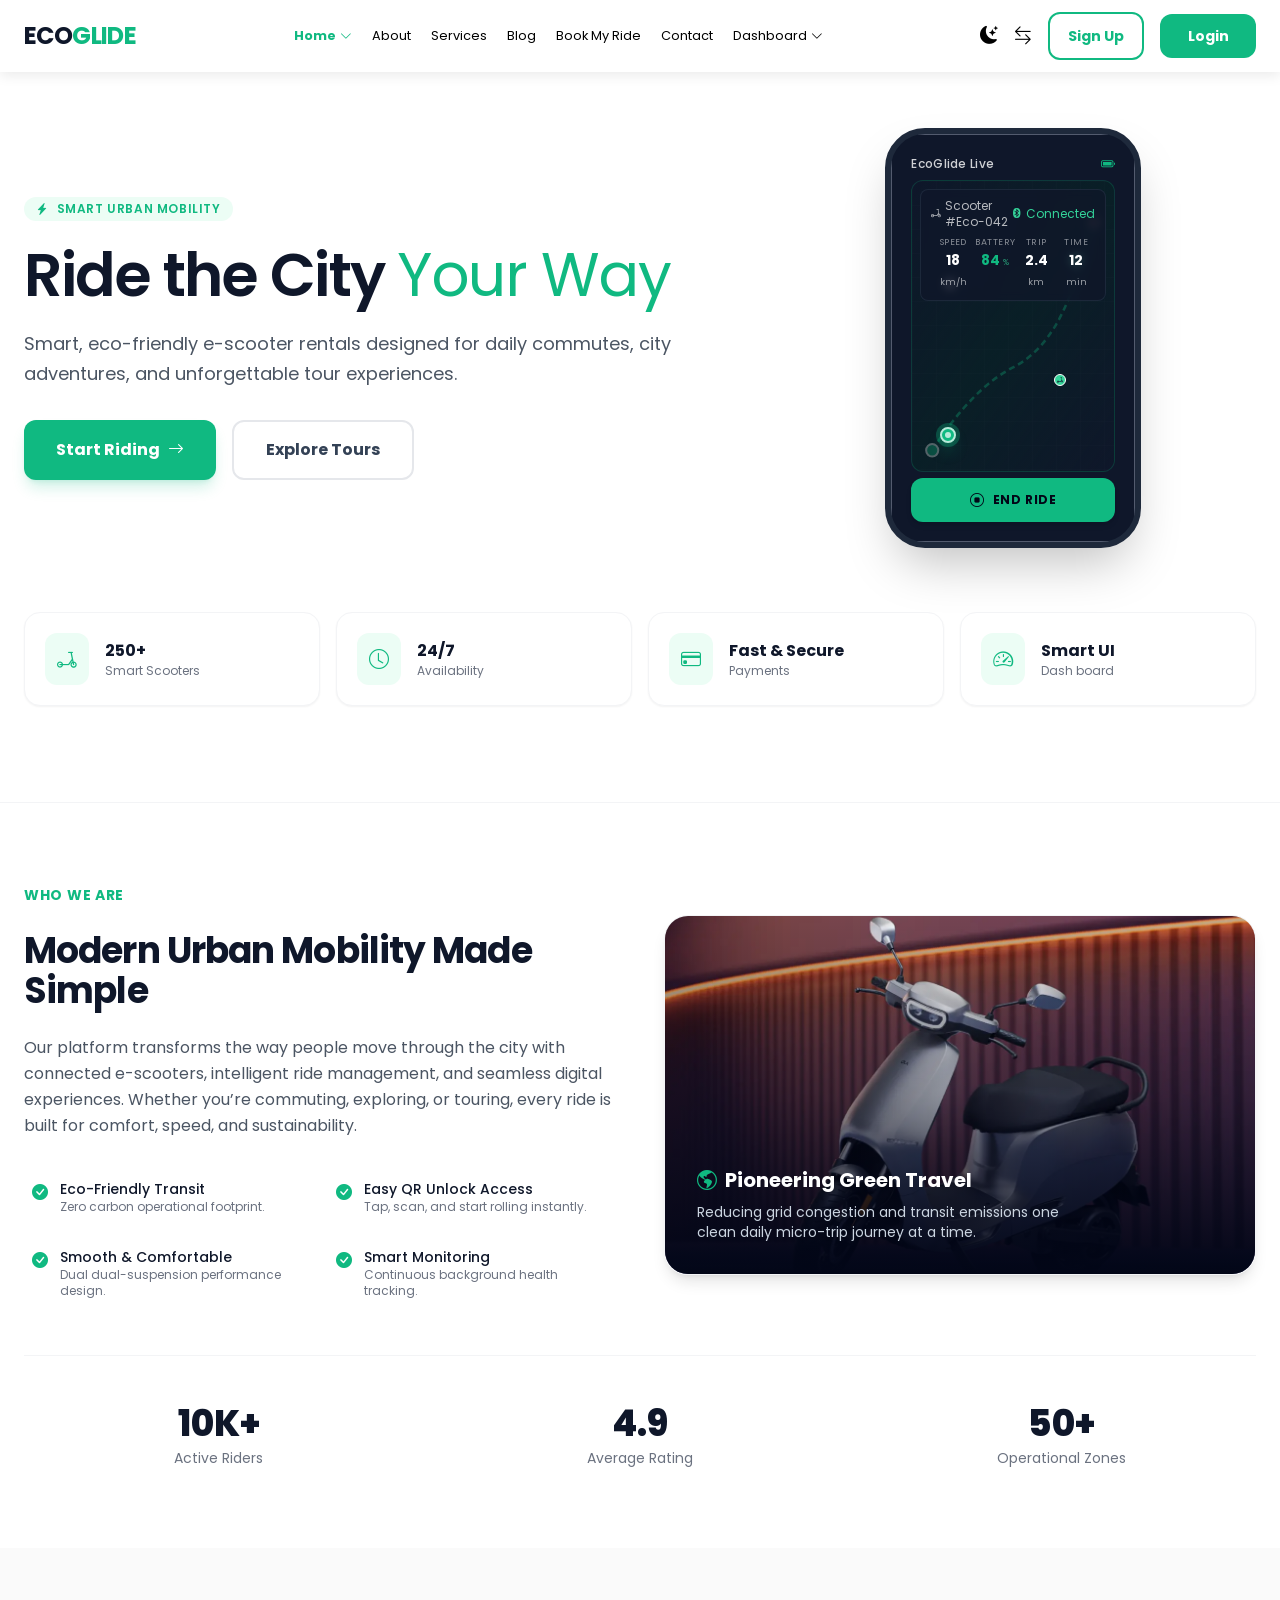
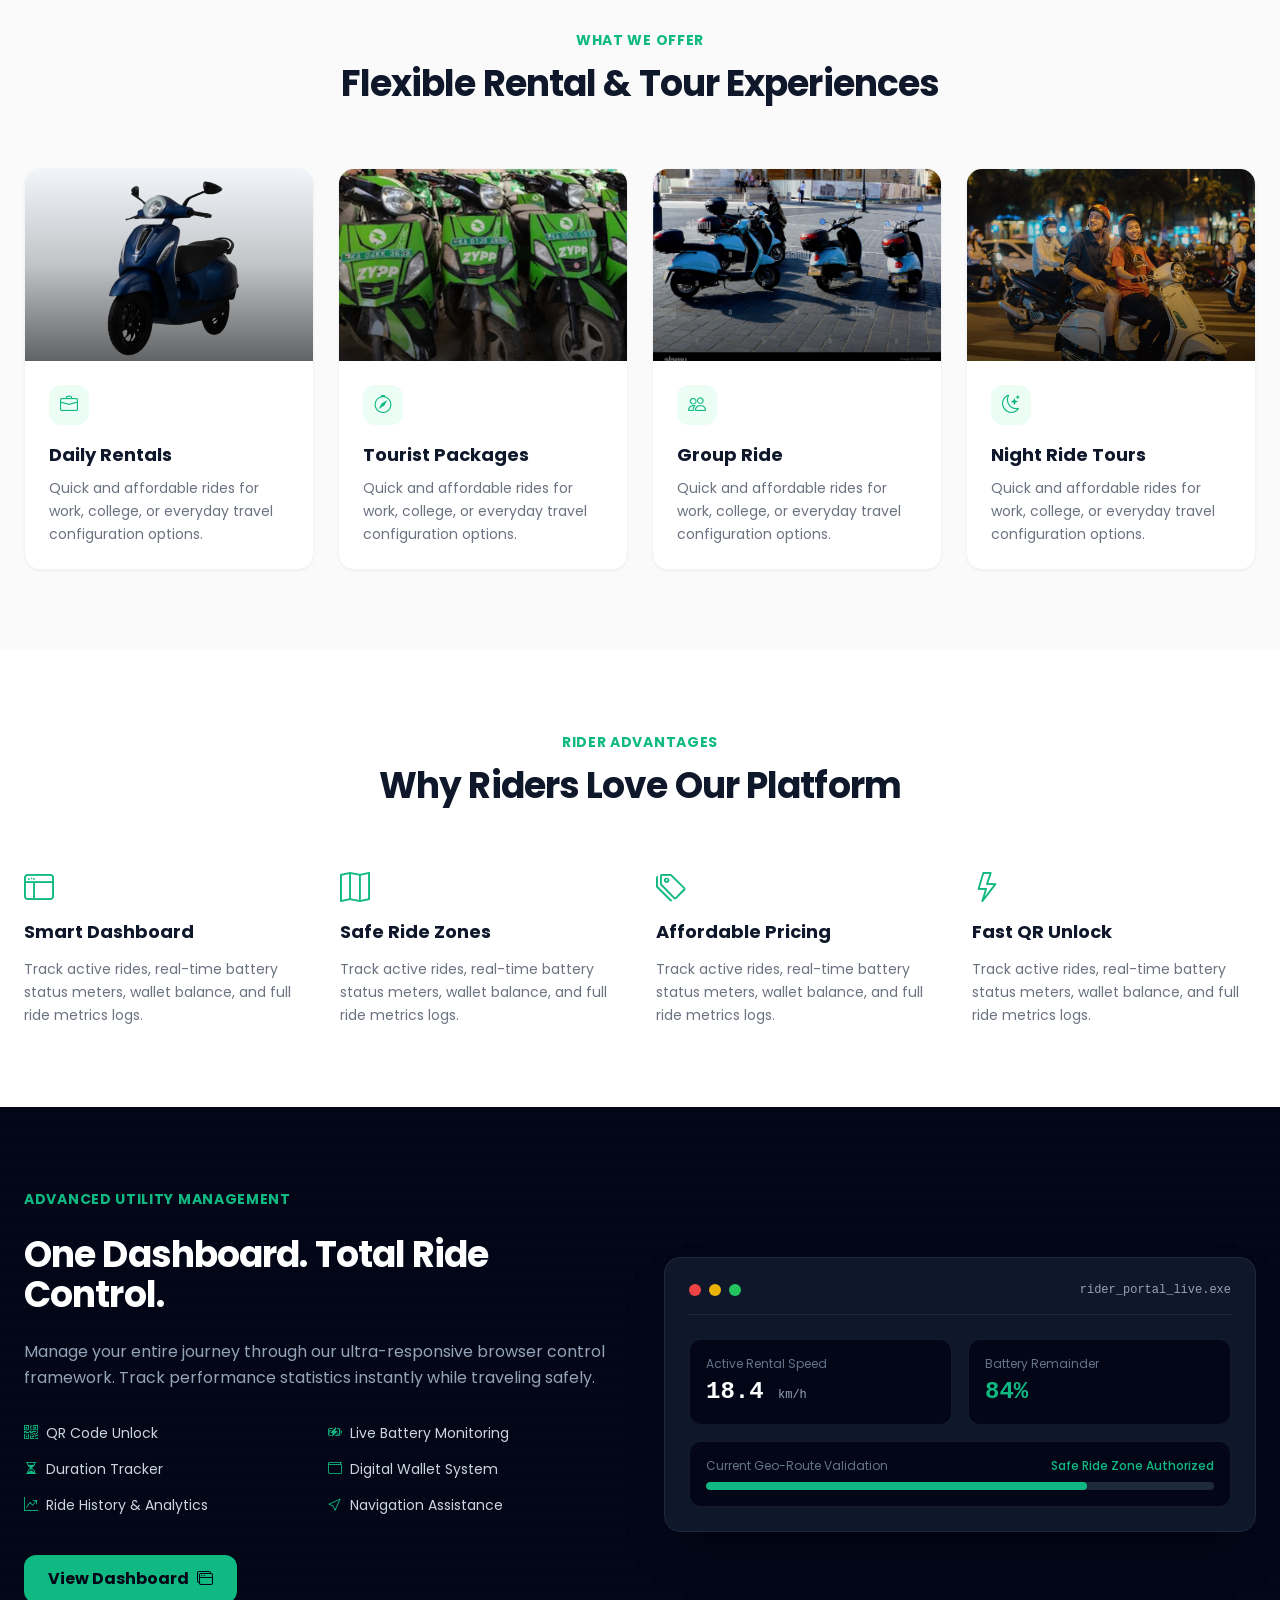
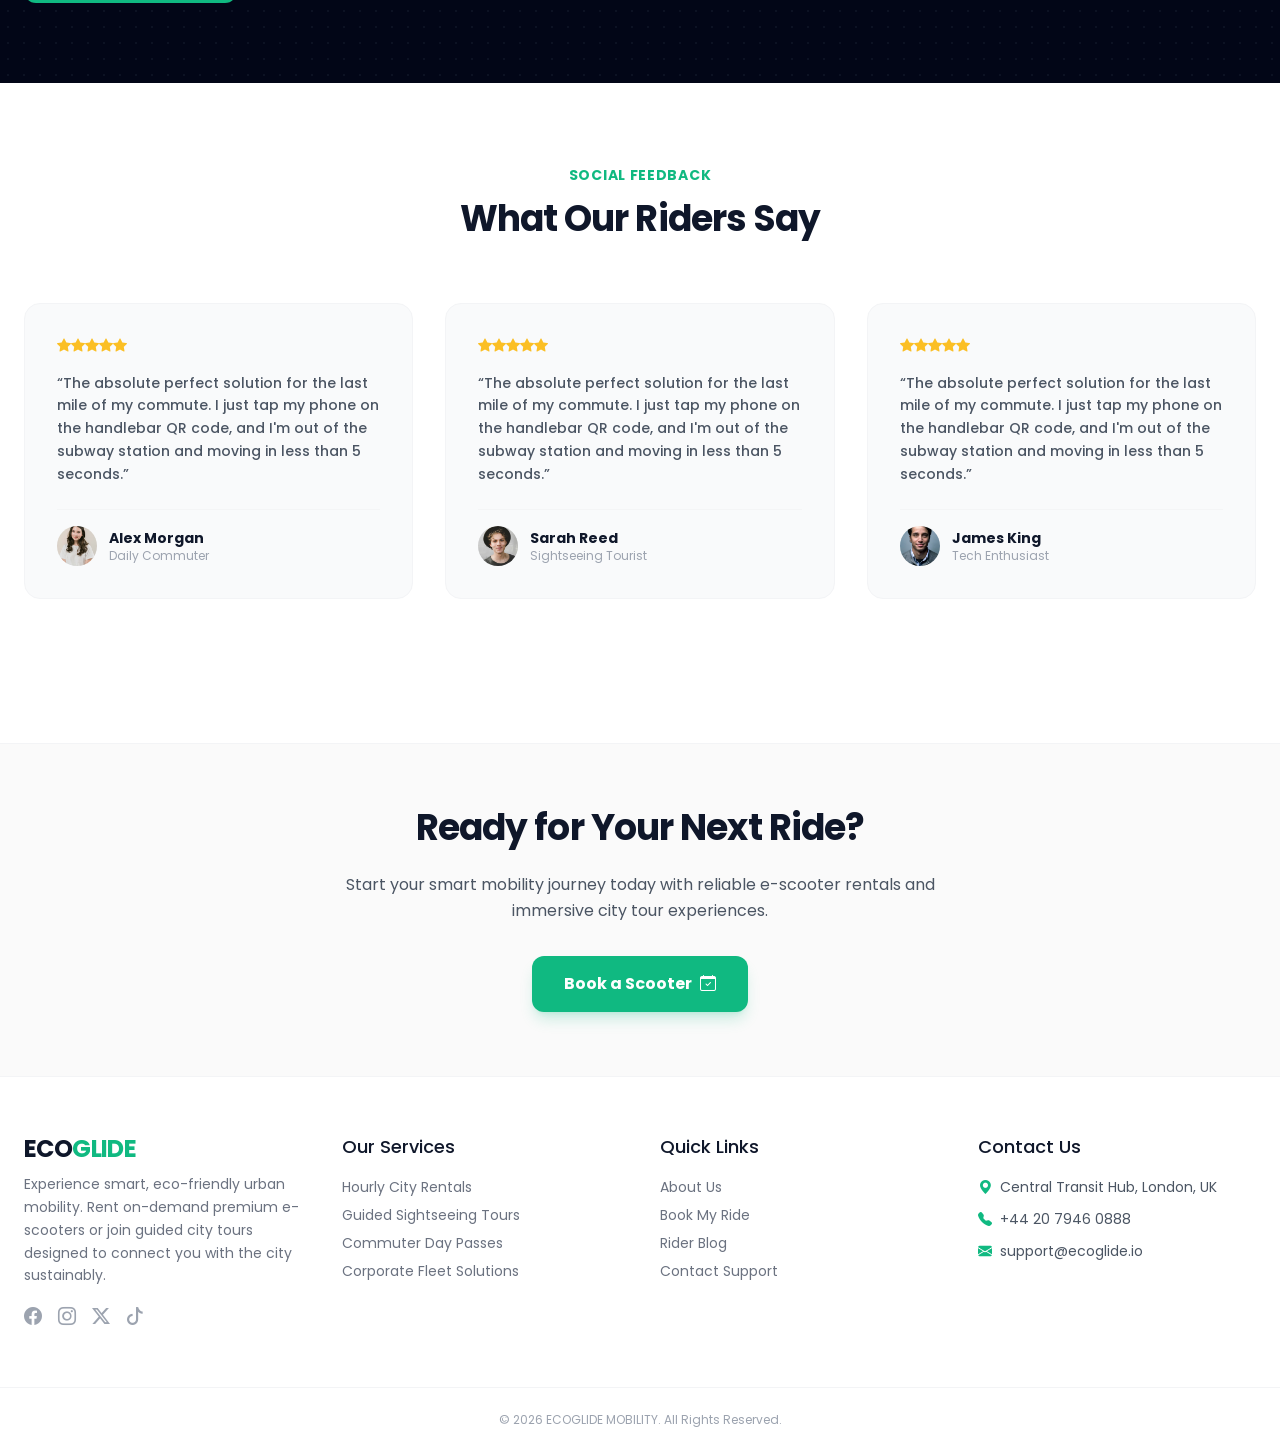
<file: index.html>
<!DOCTYPE html>
<html lang="en">

<head>
  <meta charset="UTF-8">
  <meta name="viewport" content="width=device-width, initial-scale=1.0">
  <title>EcoGlide | Home 1</title>
  <link rel="icon" href="images/logo.jpeg">
  <script src="tailwind.js"></script>
  <link rel="stylesheet" href="https://cdn.jsdelivr.net/npm/bootstrap-icons@1.11.3/font/bootstrap-icons.min.css">
  <link rel="stylesheet" href="navbar.css">
  <link rel="stylesheet" href="footer.css">
  <link rel="preconnect" href="https://fonts.googleapis.com">
  <link rel="preconnect" href="https://fonts.gstatic.com" crossorigin>
  <link href="https://fonts.googleapis.com/css2?family=Poppins:wght@300;400;500;600;700;900&display=swap"
    rel="stylesheet">
  <style>
    /* RTL */
    .rtl {
      direction: rtl;
    }

    [dir="rtl"] .title {
      margin-right: 20px !important;
    }

    /* THEME TOGGLE */
    :root {
      --home-bg: #ffffff;
      --text-color: #111111;
    }

    [data-theme="dark"] {
      --home-bg: #000000;
      --text-color: #ffffff;
    }

    body {
      background-color: var(--home-bg) !important;
      color: var(--text-color);
      transition: background-color 0.4s ease, color 0.4s ease;
    }

    [data-theme="dark"] header,
    [data-theme="dark"] section,
    [data-theme="dark"] .card {
      background-color: #000000 !important;
    }

    [data-theme="dark"] .bg-emerald-50 {
      background-color: rgba(16, 185, 129, 0.15) !important;
    }

    [data-theme="dark"] .group:hover .group-hover\:bg-\[\#10B981\] {
      background-color: #10B981 !important;
    }

    [data-theme="dark"] .hover\:bg-slate-50:hover {
      background-color: #1e293b !important;
    }

    [data-theme="dark"] .btn,
    [data-theme="dark"] .btn1:hover {
      color: #000000 !important;
    }

    /* ── Dark mode text contrast hierarchy ── */
    [data-theme="dark"] h1,
    [data-theme="dark"] h2,
    [data-theme="dark"] h3,
    [data-theme="dark"] h4,
    [data-theme="dark"] h5,
    [data-theme="dark"] h6 {
      color: #ffffff !important;
    }

    [data-theme="dark"] body,
    [data-theme="dark"] p,
    [data-theme="dark"] li,
    [data-theme="dark"] label,
    [data-theme="dark"] th,
    [data-theme="dark"] td,
    [data-theme="dark"] div:not([class*="text-"]) {
      color: #e2e8f0 !important;
    }

    [data-theme="dark"] .text-gray-500,
    [data-theme="dark"] .text-gray-600,
    [data-theme="dark"] .text-gray-400,
    [data-theme="dark"] .text-slate-400,
    [data-theme="dark"] .text-slate-500,
    [data-theme="dark"] .text-zinc-400,
    [data-theme="dark"] .text-zinc-500,
    [data-theme="dark"] .text-zinc-600 {
      color: #94a3b8 !important;
    }

    [data-theme="dark"] .text-slate-900,
    [data-theme="dark"] .text-slate-800,
    [data-theme="dark"] .text-slate-700 {
      color: #ffffff !important;
    }

    [data-theme="dark"] .text-slate-300 {
      color: #cbd5e1 !important;
    }

    [data-theme="dark"] small,
    [data-theme="dark"] .text-xs {
      color: #94a3b8 !important;
    }

    /* ── Dark mode backgrounds ── */
    [data-theme="dark"] .bg-white {
      background-color: #000000 !important;
    }

    [data-theme="dark"] .bg-gray-50,
    [data-theme="dark"] .bg-neutral-50 {
      background-color: #0a0a0a !important;
    }

    [data-theme="dark"] .card.bg-white,
    [data-theme="dark"] a.bg-white {
      background-color: #111111 !important;
      border-color: #1e293b !important;
    }

    [data-theme="dark"] a.bg-white:hover {
      background-color: #1a1a1a !important;
    }

    /* ── Dark mode borders ── */
    [data-theme="dark"] .border-gray-100,
    [data-theme="dark"] .border-gray-200,
    [data-theme="dark"] .border-zinc-100,
    [data-theme="dark"] .border-zinc-200 {
      border-color: #1e293b !important;
    }

    [data-theme="dark"] thead {
      background-color: #064E3B !important;
    }

    [data-theme="dark"] .hero-overlay {
      background-color: rgba(0, 0, 0, 0.7) !important;
    }

    [data-theme="dark"] .tag-btn {
      background-color: rgba(255, 255, 255, 0.1) !important;
      border-color: #ffffff !important;
    }

    /* ── Dark mode card/text overrides for specific sections ── */
    [data-theme="dark"] .card.bg-gray-50 {
      background-color: #111111 !important;
      border-color: #1e293b !important;
    }
  </style>
  <script>
    (function () {
      const savedTheme = localStorage.getItem('theme') || 'light';
      document.documentElement.setAttribute('data-theme', savedTheme);
    })();
  </script>
</head>

<body class="font-sans">
  <!-- navbar -->
  <div id="navbar"></div>

  <!-- ==========================================
       1. HERO BANNER SECTION
       ========================================== -->
  <header class="relative bg-white pt-24 pb-16 lg:pt-32 lg:pb-24 border-b border-gray-100 overflow-hidden">
    <div
      class="absolute top-0 right-0 -z-10 w-96 h-96 bg-[#10B981] opacity-5 rounded-full blur-3xl transform translate-x-1/3 -translate-y-1/3 animate-pulse">
    </div>

    <div class="max-w-7xl mx-auto px-6">
      <div class="grid grid-cols-1 lg:grid-cols-12 gap-12 items-center">

        <!-- Left Hero Content Block -->
        <div class="lg:col-span-7 space-y-6 text-center lg:text-left">
          <span
            class="inline-flex items-center gap-2 px-3 py-1 bg-emerald-50 text-[#10B981] text-xs font-semibold rounded-full uppercase tracking-wider transition-all duration-300 hover:bg-emerald-100 cursor-pointer">
            <i class="bi bi-lightning-charge-fill animate-bounce"></i> Smart Urban Mobility
          </span>
          <h1 class="text-4xl sm:text-5xl lg:text-6xl font-extrabold text-slate-900 tracking-tight leading-tight">
            Ride the City <span
              class="text-[#10B981] relative inline-block after:content-[''] after:absolute after:w-full after:scale-x-0 after:h-1 after:bottom-1 after:left-0 after:bg-[#10B981] after:origin-bottom-right hover:after:scale-x-100 hover:after:origin-bottom-left after:transition-transform after:duration-300 cursor-pointer">Your
              Way</span>
          </h1>
          <p class="text-lg text-gray-600 max-w-2xl mx-auto lg:mx-0 leading-relaxed">
            Smart, eco-friendly e-scooter rentals designed for daily commutes, city adventures, and unforgettable tour
            experiences.
          </p>

          <!-- CTA Action Row -->
          <div class="flex flex-col sm:flex-row gap-4 justify-center lg:justify-start pt-2">
            <a href="contact.html"
              class="group inline-flex items-center justify-center gap-2 px-8 py-4 bg-[#10B981] hover:bg-emerald-600 text-white font-bold rounded-xl shadow-lg shadow-emerald-500/20 transition-all duration-300 transform hover:-translate-y-1 hover:shadow-xl hover:shadow-emerald-500/30">
              Start Riding <i
                class="bi bi-arrow-right transition-transform duration-300 group-hover:translate-x-1.5"></i>
            </a>
            <a href="service.html"
              class="inline-flex items-center justify-center gap-2 px-8 py-4 bg-white border-2 border-gray-200 hover:border-slate-800 hover:text-slate-900 text-slate-700 font-bold rounded-xl transition-all duration-300 transform hover:-translate-y-1">
              Explore Tours
            </a>
          </div>

        </div>

        <!-- Right Hero Mockup Image Block (Updated with EV Scooter Image overlay) -->
        <div class="lg:col-span-5 relative flex justify-center group/mockup">
          <div
            class="relative w-60 h-[420px] sm:w-64 bg-slate-900 rounded-[40px] shadow-2xl border-[6px] border-slate-800 overflow-hidden flex flex-col justify-between p-5 transition-all duration-500 transform group-hover/mockup:scale-[1.02] group-hover/mockup:shadow-emerald-500/10 group-hover/mockup:border-slate-900">
            <!-- App Background Image Layer -->
            <img
              class="absolute inset-0 w-full h-full object-cover opacity-40 mix-blend-luminosity group-hover/mockup:opacity-50 transition-opacity duration-300">

            <!-- Simulated App Top Status Header -->
            <div class="flex justify-between items-center text-xs text-white/80 relative z-10">
              <span class="font-medium tracking-wide">EcoGlide Live</span>
              <i class="bi bi-battery-full text-[#10B981] text-sm animate-pulse"></i>
            </div>
            <!-- Active Ride Map Screen -->
            <div class="flex-1 relative z-10 my-1.5 rounded-xl overflow-hidden border border-emerald-500/20 bg-gradient-to-br from-slate-900 via-emerald-950/40 to-slate-900">
              <!-- Map grid overlay -->
              <div class="absolute inset-0 opacity-15" style="background-image: linear-gradient(rgba(255,255,255,0.08) 1px, transparent 1px), linear-gradient(90deg, rgba(255,255,255,0.08) 1px, transparent 1px); background-size: 24px 24px;"></div>
              <!-- Route line -->
              <svg class="absolute inset-0 w-full h-full opacity-30" viewBox="0 0 200 280" preserveAspectRatio="none">
                <path d="M 20,260 Q 60,200 100,180 T 160,100 T 180,40" stroke="#10B981" stroke-width="2.5" fill="none" stroke-dasharray="6,4" class="animate-pulse"/>
                <circle cx="20" cy="260" r="6" fill="#10B981" stroke="white" stroke-width="2"/>
                <circle cx="180" cy="40" r="5" fill="#ef4444" stroke="white" stroke-width="2"/>
              </svg>
              <!-- User location marker -->
              <div class="absolute bottom-6 left-6">
                <div class="relative w-6 h-6 flex items-center justify-center">
                  <div class="absolute w-6 h-6 bg-[#10B981]/30 rounded-full animate-ping"></div>
                  <div class="w-4 h-4 bg-[#10B981] rounded-full border-2 border-white shadow-lg shadow-emerald-500/40 flex items-center justify-center">
                    <div class="w-1.5 h-1.5 bg-white rounded-full"></div>
                  </div>
                </div>
              </div>
              <!-- Nearby scooter markers -->
              <div class="absolute top-1/4 right-8">
                <div class="w-3 h-3 bg-emerald-400 rounded-full border border-white flex items-center justify-center">
                  <i class="bi bi-scooter text-[6px] text-slate-900"></i>
                </div>
              </div>
              <div class="absolute top-2/3 right-12">
                <div class="w-3 h-3 bg-emerald-400 rounded-full border border-white flex items-center justify-center">
                  <i class="bi bi-scooter text-[6px] text-slate-900"></i>
                </div>
              </div>
              <div class="absolute top-1/3 left-8">
                <div class="w-3 h-3 bg-zinc-500 rounded-full border border-white/50 flex items-center justify-center">
                  <i class="bi bi-scooter text-[6px] text-white"></i>
                </div>
              </div>
              <!-- Ride info card overlay -->
              <div class="absolute top-2 left-2 right-2 bg-slate-900/80 backdrop-blur-sm rounded-lg px-2.5 py-2 border border-slate-700/40">
                <div class="flex items-center justify-between text-xs text-white/70 mb-1.5">
                  <span class="flex items-center gap-1"><i class="bi bi-scooter text-[10px]"></i> Scooter #Eco-042</span>
                  <span class="flex items-center gap-1 text-emerald-400"><i class="bi bi-bluetooth text-[10px]"></i> Connected</span>
                </div>
                <div class="flex justify-around text-center">
                  <div>
                    <p class="text-[9px] text-white/50 uppercase tracking-wider">Speed</p>
                    <p class="text-sm font-bold text-white">18 <span class="text-[9px] font-normal text-white/60">km/h</span></p>
                  </div>
                  <div>
                    <p class="text-[9px] text-white/50 uppercase tracking-wider">Battery</p>
                    <p class="text-sm font-bold text-[#10B981]">84 <span class="text-[9px] font-normal text-emerald-400/60">%</span></p>
                  </div>
                  <div>
                    <p class="text-[9px] text-white/50 uppercase tracking-wider">Trip</p>
                    <p class="text-sm font-bold text-white">2.4 <span class="text-[9px] font-normal text-white/60">km</span></p>
                  </div>
                  <div>
                    <p class="text-[9px] text-white/50 uppercase tracking-wider">Time</p>
                    <p class="text-sm font-bold text-white">12 <span class="text-[9px] font-normal text-white/60">min</span></p>
                  </div>
                </div>
              </div>
            </div>
            <!-- Bottom App UI Button -->
            <button
              class="w-full bg-[#10B981] hover:bg-emerald-400 py-3 text-slate-950 font-bold rounded-xl text-xs uppercase tracking-wider transition-colors duration-300 shadow-md hover:shadow-emerald-500/20 relative z-10 flex items-center justify-center gap-2">
              <i class="bi bi-stop-circle text-sm"></i> End Ride
            </button>
          </div>
        </div>
      </div>

      <!-- Small Highlight Summary Cards Layer -->
      <div class="grid grid-cols-2 lg:grid-cols-4 gap-4 mt-16">
        <div
          class="card bg-white p-5 rounded-2xl border border-gray-100 flex items-center gap-4 shadow-sm transition-all duration-300 transform hover:-translate-y-1.5 hover:shadow-md hover:border-emerald-200 group">
          <div
            class="p-3 bg-emerald-50 text-[#10B981] rounded-xl transition-colors duration-300 group-hover:bg-[#10B981] group-hover:text-white">
            <i class="bi bi-scooter text-xl"></i></div>
          <div>
            <h4 class="font-bold text-slate-900">250+</h4>
            <p class="text-xs text-gray-500">Smart Scooters</p>
          </div>
        </div>
        <div
          class="card bg-white p-5 rounded-2xl border border-gray-100 flex items-center gap-4 shadow-sm transition-all duration-300 transform hover:-translate-y-1.5 hover:shadow-md hover:border-emerald-200 group">
          <div
            class="p-3 bg-emerald-50 text-[#10B981] rounded-xl transition-colors duration-300 group-hover:bg-[#10B981] group-hover:text-white">
            <i class="bi bi-clock text-xl"></i></div>
          <div>
            <h4 class="font-bold text-slate-900">24/7</h4>
            <p class="text-xs text-gray-500">Availability</p>
          </div>
        </div>
        <div
          class="card bg-white p-5 rounded-2xl border border-gray-100 flex items-center gap-4 shadow-sm transition-all duration-300 transform hover:-translate-y-1.5 hover:shadow-md hover:border-emerald-200 group">
          <div
            class="p-3 bg-emerald-50 text-[#10B981] rounded-xl transition-colors duration-300 group-hover:bg-[#10B981] group-hover:text-white">
            <i class="bi bi-credit-card text-xl"></i></div>
          <div>
            <h4 class="font-bold text-slate-900">Fast & Secure</h4>
            <p class="text-xs text-gray-500">Payments</p>
          </div>
        </div>
        <div
          class="card bg-white p-5 rounded-2xl border border-gray-100 flex items-center gap-4 shadow-sm transition-all duration-300 transform hover:-translate-y-1.5 hover:shadow-md hover:border-emerald-200 group">
          <div
            class="p-3 bg-emerald-50 text-[#10B981] rounded-xl transition-colors duration-300 group-hover:bg-[#10B981] group-hover:text-white">
            <i class="bi bi-speedometer2 text-xl"></i></div>
          <div>
            <h4 class="font-bold text-slate-900">Smart UI</h4>
            <p class="text-xs text-gray-500">Dash board</p>
          </div>
        </div>
      </div>

    </div>
  </header>

  <!-- ==========================================
       2. ABOUT SECTION
       ========================================== -->
  <section id="about" class="py-20 bg-white">
    <div class="max-w-7xl mx-auto px-6">
      <div class="grid grid-cols-1 lg:grid-cols-2 gap-12 items-center">

        <div class="space-y-6">
          <span class="text-sm font-bold text-[#10B981] uppercase tracking-wider">Who We Are</span>
          <h2 class="text-3xl sm:text-4xl font-bold text-slate-900 tracking-tight">
            Modern Urban Mobility Made Simple
          </h2>
          <p class="text-gray-600 leading-relaxed">
            Our platform transforms the way people move through the city with connected e-scooters, intelligent ride
            management, and seamless digital experiences. Whether you’re commuting, exploring, or touring, every ride is
            built for comfort, speed, and sustainability.
          </p>

          <!-- Key Core Features Checklist Grid -->
          <div class="grid grid-cols-1 sm:grid-cols-2 gap-4 pt-2">
            <div class="group flex items-start gap-3 p-2 rounded-xl transition-colors duration-300 hover:bg-slate-50">
              <i
                class="bi bi-check-circle-fill text-[#10B981] mt-0.5 transition-transform duration-300 group-hover:scale-110"></i>
              <div>
                <h4
                  class="font-semibold text-slate-900 text-sm transition-colors duration-300 group-hover:text-[#10B981]">
                  Eco-Friendly Transit</h4>
                <p class="text-xs text-gray-500">Zero carbon operational footprint.</p>
              </div>
            </div>
            <div class="group flex items-start gap-3 p-2 rounded-xl transition-colors duration-300 hover:bg-slate-50">
              <i
                class="bi bi-check-circle-fill text-[#10B981] mt-0.5 transition-transform duration-300 group-hover:scale-110"></i>
              <div>
                <h4
                  class="font-semibold text-slate-900 text-sm transition-colors duration-300 group-hover:text-[#10B981]">
                  Easy QR Unlock Access</h4>
                <p class="text-xs text-gray-500">Tap, scan, and start rolling instantly.</p>
              </div>
            </div>
            <div class="group flex items-start gap-3 p-2 rounded-xl transition-colors duration-300 hover:bg-slate-50">
              <i
                class="bi bi-check-circle-fill text-[#10B981] mt-0.5 transition-transform duration-300 group-hover:scale-110"></i>
              <div>
                <h4
                  class="font-semibold text-slate-900 text-sm transition-colors duration-300 group-hover:text-[#10B981]">
                  Smooth & Comfortable</h4>
                <p class="text-xs text-gray-500">Dual dual-suspension performance design.</p>
              </div>
            </div>
            <div class="group flex items-start gap-3 p-2 rounded-xl transition-colors duration-300 hover:bg-slate-50">
              <i
                class="bi bi-check-circle-fill text-[#10B981] mt-0.5 transition-transform duration-300 group-hover:scale-110"></i>
              <div>
                <h4
                  class="font-semibold text-slate-900 text-sm transition-colors duration-300 group-hover:text-[#10B981]">
                  Smart Monitoring</h4>
                <p class="text-xs text-gray-500">Continuous background health tracking.</p>
              </div>
            </div>
          </div>
        </div>

        <!-- Graphic Context Container (Updated with high-end EV Bike Image) -->
        <div
          class="relative rounded-3xl overflow-hidden min-h-[360px] border border-gray-100 shadow-lg group/container transform transition-transform duration-500 hover:scale-[1.01]">
          <img
            class="absolute inset-0 w-full h-full object-cover transition-transform duration-700 ease-out group-hover/container:scale-105"
            src="images/bike1.webp" alt="Modern EV Bike Architecture">
          <div class="absolute inset-0 bg-gradient-to-t from-slate-950 via-slate-950/40 to-transparent"></div>

          <div class="absolute bottom-0 inset-x-0 p-8 text-center sm:text-left z-10 space-y-2">
            <h3 class="text-xl font-bold text-white flex items-center gap-2 justify-center sm:justify-start">
              <i class="bi bi-globe-americas text-[#10B981] animate-spin-slow"></i> Pioneering Green Travel
            </h3>
            <p class="text-sm text-slate-300 max-w-sm">Reducing grid congestion and transit emissions one clean daily
              micro-trip journey at a time.</p>
          </div>
        </div>

      </div>

      <!-- Statistics Bar -->
      <div class="border-t border-gray-100 pt-12 mt-12 grid grid-cols-1 sm:grid-cols-3 gap-8 text-center">
        <div class="group cursor-default">
          <div class="text-4xl font-extrabold text-slate-900 transition-colors duration-300 group-hover:text-[#10B981]">
            10K+</div>
          <div class="text-sm text-gray-500 mt-1">Active Riders</div>
        </div>
        <div class="group cursor-default">
          <div class="text-4xl font-extrabold text-slate-900 transition-colors duration-300 group-hover:text-[#10B981]">
            4.9</div>
          <div class="text-sm text-gray-500 mt-1">Average Rating</div>
        </div>
        <div class="group cursor-default">
          <div class="text-4xl font-extrabold text-slate-900 transition-colors duration-300 group-hover:text-[#10B981]">
            50+</div>
          <div class="text-sm text-gray-500 mt-1">Operational Zones</div>
        </div>
      </div>

    </div>
  </section>

  <!-- ==========================================
        3. SERVICES SECTION
        ========================================== -->
  <section id="services" class="py-20 bg-neutral-50">
    <div class="max-w-7xl mx-auto px-6">

      <div class="text-center max-w-3xl mx-auto mb-16 space-y-3">
        <span class="text-sm font-bold text-[#10B981] uppercase tracking-wider">What We Offer</span>
        <h2 class="text-3xl sm:text-4xl font-bold text-slate-900 tracking-tight">Flexible Rental & Tour Experiences</h2>
      </div>

      <div class="grid grid-cols-1 md:grid-cols-2 lg:grid-cols-4 gap-6">

        <!-- Service Card 1 -->
        <div
          class="card bg-white rounded-2xl border border-gray-100 shadow-sm hover:shadow-xl transition-all duration-300 transform hover:-translate-y-2 group cursor-pointer overflow-hidden">
          <!-- Increased height to h-48 and added explicit centering -->
          <div class="h-48 w-full overflow-hidden relative bg-slate-100">
            <img
              class="w-full h-full object-cover object-center transition-transform duration-700 group-hover:scale-110"
              src="images/bike14.png" alt="Daily Commute Rentals">
            <div class="absolute inset-0 bg-gradient-to-t from-black/60 via-black/20 to-transparent"></div>
          </div>
          <div class="p-6">
            <div
              class="w-10 h-10 rounded-xl bg-emerald-50 text-[#10B981] flex items-center justify-center text-lg font-bold mb-4 transition-all duration-300 group-hover:bg-[#10B981] group-hover:text-white">
              <i class="bi bi-briefcase"></i>
            </div>
            <h3 class="text-lg font-bold text-slate-900 mb-2 transition-colors duration-300 group-hover:text-[#10B981]">
              Daily Rentals</h3>
            <p class="text-sm text-gray-500 leading-relaxed">Quick and affordable rides for work, college, or everyday
              travel configuration options.</p>
          </div>
        </div>

        <!-- Service Card 2 -->
        <div
          class="card bg-white rounded-2xl border border-gray-100 shadow-sm hover:shadow-xl transition-all duration-300 transform hover:-translate-y-2 group cursor-pointer overflow-hidden">
          <div class="h-48 w-full overflow-hidden relative bg-slate-100">
            <!-- Swapped placeholder with a beautiful focused city touring scooter image -->
            <img
              class="w-full h-full object-cover object-center transition-transform duration-700 group-hover:scale-110"
              src="images/bike15.webp" alt="Tourist Ride Packages">
            <div class="absolute inset-0 bg-gradient-to-t from-black/60 via-black/20 to-transparent"></div>
          </div>
          <div class="p-6">
            <div
              class="w-10 h-10 rounded-xl bg-emerald-50 text-[#10B981] flex items-center justify-center text-lg font-bold mb-4 transition-all duration-300 group-hover:bg-[#10B981] group-hover:text-white">
              <i class="bi bi-compass"></i>
            </div>
            <h3 class="text-lg font-bold text-slate-900 mb-2 transition-colors duration-300 group-hover:text-[#10B981]">
              Tourist Packages</h3>
            <p class="text-sm text-gray-500 leading-relaxed">Quick and affordable rides for work, college, or everyday
              travel configuration options.</p>
          </div>
        </div>

        <!-- Service Card 3 -->
        <div
          class="card bg-white rounded-2xl border border-gray-100 shadow-sm hover:shadow-xl transition-all duration-300 transform hover:-translate-y-2 group cursor-pointer overflow-hidden">
          <div class="h-48 w-full overflow-hidden relative bg-slate-100">
            <!-- Swapped with a clear view of multiple parked shared electric vehicles -->
            <img
              class="w-full h-full object-cover object-center transition-transform duration-700 group-hover:scale-110"
              src="images/bike16.jpg" alt="Group Ride Experiences">
            <div class="absolute inset-0 bg-gradient-to-t from-black/60 via-black/20 to-transparent"></div>
          </div>
          <div class="p-6">
            <div
              class="w-10 h-10 rounded-xl bg-emerald-50 text-[#10B981] flex items-center justify-center text-lg font-bold mb-4 transition-all duration-300 group-hover:bg-[#10B981] group-hover:text-white">
              <i class="bi bi-people"></i>
            </div>
            <h3 class="text-lg font-bold text-slate-900 mb-2 transition-colors duration-300 group-hover:text-[#10B981]">
              Group Ride </h3>
            <p class="text-sm text-gray-500 leading-relaxed">Quick and affordable rides for work, college, or everyday
              travel configuration options.</p>
          </div>
        </div>

        <!-- Service Card 4 -->
        <div
          class="card bg-white rounded-2xl border border-gray-100 shadow-sm hover:shadow-xl transition-all duration-300 transform hover:-translate-y-2 group cursor-pointer overflow-hidden">
          <div class="h-48 w-full overflow-hidden relative bg-slate-100">
            <!-- Swapped placeholder with a stunning night-themed neon city electric transit shot -->
            <img
              class="w-full h-full object-cover object-center transition-transform duration-700 group-hover:scale-110"
              src="images/bike17.jpg" alt="Night Ride Tours">
            <div class="absolute inset-0 bg-gradient-to-t from-black/60 via-black/20 to-transparent"></div>
          </div>
          <div class="p-6">
            <div
              class="w-10 h-10 rounded-xl bg-emerald-50 text-[#10B981] flex items-center justify-center text-lg font-bold mb-4 transition-all duration-300 group-hover:bg-[#10B981] group-hover:text-white">
              <i class="bi bi-moon-stars"></i>
            </div>
            <h3 class="text-lg font-bold text-slate-900 mb-2 transition-colors duration-300 group-hover:text-[#10B981]">
              Night Ride Tours</h3>
            <p class="text-sm text-gray-500 leading-relaxed">Quick and affordable rides for work, college, or everyday
              travel configuration options.</p>
          </div>
        </div>

      </div>
    </div>
  </section>

  <!-- ==========================================
       4. WHY CHOOSE US SECTION
       ========================================== -->
  <section class="py-20 bg-white">
    <div class="max-w-7xl mx-auto px-6">

      <div class="text-center max-w-3xl mx-auto mb-16 space-y-3">
        <span class="text-sm font-bold text-[#10B981] uppercase tracking-wider">Rider Advantages</span>
        <h2 class="text-3xl sm:text-4xl font-bold text-slate-900 tracking-tight">Why Riders Love Our Platform</h2>
      </div>

      <div class="grid grid-cols-1 md:grid-cols-2 lg:grid-cols-4 gap-8">

        <div class="space-y-3 text-center md:text-left group cursor-pointer">
          <div
            class="text-3xl text-[#10B981] mx-auto md:mx-0 w-max transition-transform duration-300 group-hover:scale-110 group-hover:text-emerald-600">
            <i class="bi bi-window-sidebar"></i></div>
          <h3 class="text-lg font-bold text-slate-900 transition-colors duration-300 group-hover:text-[#10B981]">Smart
            Dashboard</h3>
          <p class="text-sm text-gray-500 leading-relaxed">Track active rides, real-time battery status meters, wallet
            balance, and full ride metrics logs.</p>
        </div>

        <div class="space-y-3 text-center md:text-left group cursor-pointer">
          <div
            class="text-3xl text-[#10B981] mx-auto md:mx-0 w-max transition-transform duration-300 group-hover:translate-x-1 group-hover:text-emerald-600">
            <i class="bi bi-map"></i></div>
          <h3 class="text-lg font-bold text-slate-900 transition-colors duration-300 group-hover:text-[#10B981]">Safe
            Ride Zones</h3>
          <p class="text-sm text-gray-500 leading-relaxed">Track active rides, real-time battery status meters, wallet
            balance, and full ride metrics logs.</p>
        </div>

        <div class="space-y-3 text-center md:text-left group cursor-pointer">
          <div
            class="text-3xl text-[#10B981] mx-auto md:mx-0 w-max transition-transform duration-300 group-hover:-translate-y-1 group-hover:text-emerald-600">
            <i class="bi bi-tags"></i></div>
          <h3 class="text-lg font-bold text-slate-900 transition-colors duration-300 group-hover:text-[#10B981]">
            Affordable Pricing</h3>
          <p class="text-sm text-gray-500 leading-relaxed">Track active rides, real-time battery status meters, wallet
            balance, and full ride metrics logs.</p>
        </div>

        <div class="space-y-3 text-center md:text-left group cursor-pointer">
          <div
            class="text-3xl text-[#10B981] mx-auto md:mx-0 w-max transition-transform duration-300 group-hover:rotate-12 group-hover:text-emerald-600">
            <i class="bi bi-lightning"></i></div>
          <h3 class="text-lg font-bold text-slate-900 transition-colors duration-300 group-hover:text-[#10B981]">Fast QR
            Unlock</h3>
          <p class="text-sm text-gray-500 leading-relaxed">Track active rides, real-time battery status meters, wallet
            balance, and full ride metrics logs.</p>
        </div>

      </div>
    </div>
  </section>

  <!-- ==========================================
       5. DASHBOARD PREVIEW SECTION
       ========================================== -->
  <section class="py-20 bg-slate-950 text-white relative overflow-hidden">
    <div
      class="absolute inset-0 bg-[radial-gradient(#334155_1px,transparent_1px)] [background-size:16px_16px] opacity-20">
    </div>

    <div class="max-w-7xl mx-auto px-6 relative z-10">
      <div class="grid grid-cols-1 lg:grid-cols-12 gap-12 items-center">

        <!-- Left Dashboard Feature Breakdown Meta -->
        <div class="lg:col-span-6 space-y-6">
          <span class="text-sm font-bold text-[#10B981] uppercase tracking-wider">Advanced Utility Management</span>
          <h2 class="text-3xl sm:text-4xl font-bold text-white tracking-tight">
            One Dashboard. Total Ride Control.
          </h2>
          <p class="text-slate-400 leading-relaxed">
            Manage your entire journey through our ultra-responsive browser control framework. Track performance
            statistics instantly while traveling safely.
          </p>

          <!-- Inner Mini Matrix Checklist Items List -->
          <div class="grid grid-cols-2 gap-4 pt-2">
            <div
              class="flex items-center gap-2 text-sm text-slate-300 transition-colors duration-300 hover:text-[#10B981] cursor-pointer group">
              <i class="bi bi-qr-code text-[#10B981] group-hover:scale-110 transition-transform"></i> QR Code Unlock
            </div>
            <div
              class="flex items-center gap-2 text-sm text-slate-300 transition-colors duration-300 hover:text-[#10B981] cursor-pointer group">
              <i class="bi bi-battery-charging text-[#10B981] group-hover:scale-110 transition-transform"></i> Live
              Battery Monitoring
            </div>
            <div
              class="flex items-center gap-2 text-sm text-slate-300 transition-colors duration-300 hover:text-[#10B981] cursor-pointer group">
              <i class="bi bi-hourglass-split text-[#10B981] group-hover:scale-110 transition-transform"></i> Duration
              Tracker
            </div>
            <div
              class="flex items-center gap-2 text-sm text-slate-300 transition-colors duration-300 hover:text-[#10B981] cursor-pointer group">
              <i class="bi bi-wallet text-[#10B981] group-hover:scale-110 transition-transform"></i> Digital Wallet
              System
            </div>
            <div
              class="flex items-center gap-2 text-sm text-slate-300 transition-colors duration-300 hover:text-[#10B981] cursor-pointer group">
              <i class="bi bi-graph-up-arrow text-[#10B981] group-hover:scale-110 transition-transform"></i> Ride
              History & Analytics
            </div>
            <div
              class="flex items-center gap-2 text-sm text-slate-300 transition-colors duration-300 hover:text-[#10B981] cursor-pointer group">
              <i class="bi bi-cursor text-[#10B981] group-hover:scale-110 transition-transform"></i> Navigation
              Assistance
            </div>
          </div>

          <div class="pt-4">
            <a href="admin.html"
              class="inline-flex items-center gap-2 px-6 py-3 bg-[#10B981] hover:bg-emerald-600 text-slate-950 font-bold rounded-xl transition-all duration-300 transform hover:-translate-y-0.5 hover:shadow-lg hover:shadow-emerald-500/20">
              View Dashboard <i class="bi bi-window-stack"></i>
            </a>
          </div>
        </div>

        <!-- Right Side Visual Component Terminal Simulator Card -->
        <div class="lg:col-span-6 group/terminal">
          <div
            class="bg-slate-900 border border-slate-800 rounded-2xl p-6 shadow-2xl space-y-6 transition-all duration-500 group-hover/terminal:border-slate-700 group-hover/terminal:shadow-emerald-500/5">
            <!-- Simulated Header Bar -->
            <div class="flex justify-between items-center border-b border-slate-800 pb-4">
              <div class="flex items-center gap-2">
                <div class="w-3 h-3 rounded-full bg-red-500 transition-opacity hover:opacity-70 cursor-pointer"></div>
                <div class="w-3 h-3 rounded-full bg-yellow-500 transition-opacity hover:opacity-70 cursor-pointer">
                </div>
                <div class="w-3 h-3 rounded-full bg-green-500 transition-opacity hover:opacity-70 cursor-pointer"></div>
              </div>
              <span class="text-xs text-slate-400 font-mono">rider_portal_live.exe</span>
            </div>
            <!-- Matrix Data Block Layout Simulation Component -->
            <div class="grid grid-cols-2 gap-4">
              <div
                class="bg-slate-950 p-4 rounded-xl border border-slate-800/60 transition-colors duration-300 hover:border-[#10B981]/30 cursor-pointer">
                <span class="text-xs text-slate-500 block">Active Rental Speed</span>
                <div class="text-2xl font-mono font-bold text-white mt-1">18.4 <span
                    class="text-xs text-slate-400">km/h</span></div>
              </div>
              <div
                class="bg-slate-950 p-4 rounded-xl border border-slate-800/60 transition-colors duration-300 hover:border-[#10B981]/30 cursor-pointer">
                <span class="text-xs text-slate-500 block">Battery Remainder</span>
                <div class="text-2xl font-mono font-bold text-[#10B981] mt-1 animate-pulse">84%</div>
              </div>
              <div
                class="bg-slate-950 p-4 rounded-xl border border-slate-800/60 col-span-2 transition-colors duration-300 hover:border-[#10B981]/30 cursor-pointer">
                <div class="flex justify-between items-center text-xs text-slate-500 mb-2">
                  <span>Current Geo-Route Validation</span>
                  <span class="text-[#10B981] font-medium">Safe Ride Zone Authorized</span>
                </div>
                <div class="h-2 bg-slate-800 rounded-full overflow-hidden">
                  <div
                    class="w-3/4 h-full bg-[#10B981] rounded-full transition-all duration-1000 ease-out group-hover/terminal:w-full">
                  </div>
                </div>
              </div>
            </div>
          </div>
        </div>

      </div>
    </div>
  </section>

  <!-- ==========================================
       6. TESTIMONIALS SECTION (Enhanced & Professionalized)
       ========================================== -->
  <section class="py-20 bg-white">
    <div class="max-w-7xl mx-auto px-6">

      <div class="text-center max-w-3xl mx-auto mb-16 space-y-3">
        <span class="text-sm font-bold text-[#10B981] uppercase tracking-wider">Social Feedback</span>
        <h2 class="text-3xl sm:text-4xl font-bold text-slate-900 tracking-tight">What Our Riders Say</h2>
      </div>

      <!-- Feed Grid Cards Content Setup -->
      <div class="grid grid-cols-1 md:grid-cols-2 lg:grid-cols-3 gap-8 mb-16">

        <!-- Card 1 -->
        <div
          class="card bg-gray-50 p-8 rounded-2xl border border-gray-100 flex flex-col justify-between transition-all duration-300 transform hover:-translate-y-2 hover:bg-white hover:shadow-xl hover:border-emerald-100 cursor-default group">
          <div class="space-y-4">
            <!-- Stars -->
            <div class="text-amber-400 text-sm">
              <i class="bi bi-star-fill"></i><i class="bi bi-star-fill"></i><i class="bi bi-star-fill"></i><i
                class="bi bi-star-fill"></i><i class="bi bi-star-fill"></i>
            </div>
            <p class="text-gray-600 text-sm font-medium leading-relaxed">“The absolute perfect solution for the last
              mile of my commute. I just tap my phone on the handlebar QR code, and I'm out of the subway station and
              moving in less than 5 seconds.”</p>
          </div>
          <div class="mt-6 flex items-center gap-3 border-t border-gray-100/80 pt-4">
            <img
              class="w-10 h-10 rounded-full object-cover ring-2 ring-transparent group-hover:ring-[#10B981] transition-all"
              src="images/team1.avif" alt="Alex Morgan">
            <div>
              <h5 class="text-sm font-bold text-slate-900 transition-colors duration-300 group-hover:text-[#10B981]">
                Alex Morgan</h5>
              <p class="text-xs text-gray-400">Daily Commuter</p>
            </div>
          </div>
        </div>

        <!-- Card 2 -->
        <div
          class="card bg-gray-50 p-8 rounded-2xl border border-gray-100 flex flex-col justify-between transition-all duration-300 transform hover:-translate-y-2 hover:bg-white hover:shadow-xl hover:border-emerald-100 cursor-default group">
          <div class="space-y-4">
            <!-- Stars -->
            <div class="text-amber-400 text-sm">
              <i class="bi bi-star-fill"></i><i class="bi bi-star-fill"></i><i class="bi bi-star-fill"></i><i
                class="bi bi-star-fill"></i><i class="bi bi-star-fill"></i>
            </div>
            <p class="text-gray-600 text-sm font-medium leading-relaxed">“The absolute perfect solution for the last
              mile of my commute. I just tap my phone on the handlebar QR code, and I'm out of the subway station and
              moving in less than 5 seconds.”</p>
          </div>
          <div class="mt-6 flex items-center gap-3 border-t border-gray-100/80 pt-4">
            <img
              class="w-10 h-10 rounded-full object-cover ring-2 ring-transparent group-hover:ring-[#10B981] transition-all"
              src="images/team2.avif" alt="Sarah Reed">
            <div>
              <h5 class="text-sm font-bold text-slate-900 transition-colors duration-300 group-hover:text-[#10B981]">
                Sarah Reed</h5>
              <p class="text-xs text-gray-400">Sightseeing Tourist</p>
            </div>
          </div>
        </div>

        <!-- Card 3 -->
        <div
          class="card bg-gray-50 p-8 rounded-2xl border border-gray-100 flex flex-col justify-between transition-all duration-300 transform hover:-translate-y-2 hover:bg-white hover:shadow-xl hover:border-emerald-100 cursor-default group">
          <div class="space-y-4">
            <!-- Stars -->
            <div class="text-amber-400 text-sm">
              <i class="bi bi-star-fill"></i><i class="bi bi-star-fill"></i><i class="bi bi-star-fill"></i><i
                class="bi bi-star-fill"></i><i class="bi bi-star-fill"></i>
            </div>
            <p class="text-gray-600 text-sm font-medium leading-relaxed">“The absolute perfect solution for the last
              mile of my commute. I just tap my phone on the handlebar QR code, and I'm out of the subway station and
              moving in less than 5 seconds.”</p>
          </div>
          <div class="mt-6 flex items-center gap-3 border-t border-gray-100/80 pt-4">
            <img
              class="w-10 h-10 rounded-full object-cover ring-2 ring-transparent group-hover:ring-[#10B981] transition-all"
              src="images/team3.avif" alt="James King">
            <div>
              <h5 class="text-sm font-bold text-slate-900 transition-colors duration-300 group-hover:text-[#10B981]">
                James King</h5>
              <p class="text-xs text-gray-400">Tech Enthusiast</p>
            </div>
          </div>
        </div>

      </div>

    </div>
  </section>

  <!-- ==========================================
       7. FINAL CTA SECTION
       ========================================= -->
  <section class="py-16 bg-neutral-50 border-t border-gray-100">
    <div class="max-w-5xl mx-auto px-6 text-center space-y-6">
      <h2 class="text-3xl sm:text-4xl font-bold text-slate-900 tracking-tight">Ready for Your Next Ride?</h2>
      <p class="text-gray-600 max-w-2xl mx-auto leading-relaxed">
        Start your smart mobility journey today with reliable e-scooter rentals and immersive city tour experiences.
      </p>
      <div class="pt-2">
        <a href="gallery.html"
          class="group inline-flex items-center justify-center gap-2 px-8 py-4 bg-[#10B981] hover:bg-emerald-600 text-white font-bold rounded-xl shadow-lg shadow-emerald-500/20 transition-all duration-300 transform hover:-translate-y-1 hover:shadow-xl hover:shadow-emerald-500/30">
          Book a Scooter <i class="bi bi-calendar-check transition-transform duration-300 group-hover:scale-110"></i>
        </a>
      </div>
    </div>
  </section>

  <!-- FOOTER -->
  <div id="footer"></div>
  <script>
    tailwind.config = {
      theme: {
        extend: {
          fontFamily: {
            sans: ['Poppins', 'ui-sans-serif', 'system-ui'],
          },
          animation: {
            'spin-slow': 'spin 12s linear infinite',
          }
        },
      },
    }
  </script>
  <script src="navbar.js"></script>
  <script src="footer.js"></script>
</body>

</html>
</file>
<file: navbar.css>
html,
body {
  max-width: 100% !important;
  overflow-x: hidden !important;
  margin: 0;
  padding: 0;
}

/* ===== GLOBAL TYPOGRAPHY ===== */
/* Headings: max font-weight 600 (semibold) */
h1,
h2,
h3,
h4,
h5,
h6 {
  font-weight: 600 !important;
}

/* Subheadings / descriptive text: 500 (medium) */
h3,
h4,
h5,
h6 {
  font-weight: 500 !important;
}

/* Body / paragraph text: 400 (regular) */
p,
li,
span,
label,
small,
caption {
  font-weight: 400;
}

/* Ensure font-bold utility overrides global heading restrictions */
.font-bold {
  font-weight: 700 !important;
}

/* Keep CTA buttons bold — they need emphasis */
a.rounded-full,
button[type="submit"],
.btn,
.nav-cta {
  font-weight: 600 !important;
}

/* Preserve Brand Blue across all pages in dark mode */
/* This specific selector ensures blue text overrides the global white-text rule */
[data-theme="dark"] .text-\[\#38BDF8\],
[data-theme="dark"] [class*="text-[#38BDF8]"] {
  color: #10B981 !important;
}

/* ===== ACTIVE LINK ===== */
.nav-active {
  font-weight: 700;
  color: #10B981 !important;
  position: relative;
}

.nav-active::after {
  content: "";
  position: absolute;
  left: 0;
  bottom: -6px;
  width: 100%;
  height: 2px;
  background-color: #10B981;
  border-radius: 2px;
}

.home-active {
  font-weight: 700 !important;
  color: #10B981 !important;
}

/* Hide underline on dropdown items */
#homeDropdownMenu li a.nav-active::after,
#dashboardDropdownMenu li a.nav-active::after {
  display: none;
}

/* ===== DARK MODE OVERRIDES ===== */
[data-theme="dark"] #mainNavbar {
  background-color: #292828 !important;
}

[data-theme="dark"] #mainNavbar a,
[data-theme="dark"] #navLinks li a,
[data-theme="dark"] #navLinks li button {
  color: #ffffff !important;
}

[data-theme="dark"] #mobileMenu {
  background-color: #111111 !important;
}

/* Global Section & Card Overrides for Dark Mode */
[data-theme="dark"] section,
[data-theme="dark"] .card,
[data-theme="dark"] .bg-white {
  background-color: #111111 !important;
  border-color: #333333 !important;
}

[data-theme="dark"] .border-gray-100,
[data-theme="dark"] .border-gray-200,
[data-theme="dark"] .border-slate-100,
[data-theme="dark"] .border-slate-200 {
  border-color: #333333 !important;
}

[data-theme="dark"] #homeDropdownMenu,
[data-theme="dark"] #dashboardDropdownMenu {
  background-color: #111111 !important;
  border-color: #222222 !important;
}

[data-theme="dark"] #homeDropdownMenu a,
[data-theme="dark"] #dashboardDropdownMenu a {
  color: #ffffff !important;
}

[data-theme="dark"] #homeDropdownMenu a:hover,
[data-theme="dark"] #dashboardDropdownMenu a:hover {
  color: #10B981 !important;
}

[data-theme="dark"] #hamburgerBtn i,
[data-theme="dark"] #closeMenuBtn i,
[data-theme="dark"] #rightButtons i,
[data-theme="dark"] #rightButtons button {
  color: #ffffff !important;
}

/* ===== HAMBURGER ICON ===== */
#hamburgerBtn i {
  color: #10B981;
}

/* ===== BREAKPOINT: BELOW 1280px = MOBILE/TABLET MODE ===== */
@media (max-width: 1279px) {

  /* Hide desktop nav and right buttons */
  #centerLinksWrapper {
    display: none !important;
  }

  #rightButtons {
    display: none !important;
  }

  /* Show hamburger */
  #hamburgerBtn {
    display: flex !important;
    align-items: center;
    justify-content: center;
  }
}

/* ===== BREAKPOINT: 1280px+ = DESKTOP MODE ===== */
@media (min-width: 1280px) {

  /* Show desktop nav and right buttons */
  #centerLinksWrapper {
    display: flex !important;
  }

  #rightButtons {
    display: flex !important;
  }

  /* Hide hamburger and mobile menu */
  #hamburgerBtn {
    display: none !important;
  }

  #mobileMenuOverlay,
  #mobileMenu {
    display: none !important;
  }

  /* Reduce gap on exactly 1280px */
  #navLinks {
    gap: 20px;
    font-size: 0.8rem;
  }
}

/* ===== BREAKPOINT: 1440px+ = LARGE DESKTOP ===== */
@media (min-width: 1440px) {
  #navLinks {
    gap: 28px;
    font-size: 0.875rem;
  }
}

/* ===== MOBILE MENU ANIMATION ===== */
.mobile-menu-open {
  overflow: hidden;
}

#mobileMenu.active {
  transform: translateX(0);
}

#mobileMenuOverlay.active {
  display: block !important;
}

#mobileDropdownMenu {
  transition: max-height 0.3s ease-out;
}

#mobileDropdownMenu.show {
  display: block !important;
  animation: slideDown 0.3s ease-out;
}

/* Hide underline on mobile nav */
@media (max-width: 1279px) {
  .nav-active::after {
    display: none;
  }
}

@keyframes slideDown {
  from {
    opacity: 0;
    transform: translateY(-10px);
  }

  to {
    opacity: 1;
    transform: translateY(0);
  }
}

/* ===== SMALL MOBILE ===== */
@media (max-width: 426px) {
  #closeMenuBtn {
    font-size: 20px;
  }

  #hamburgerBtn i {
    font-size: 20px;
  }
}

.h5 {
  color: #10B981;
  color: #97f3d4;

}
</file>
<file: footer.css>
[data-theme="dark"] footer,
[data-theme="dark"] footer.bg-white,
[data-theme="dark"] #footer footer {
  background-color: #222222 !important;
}

[data-theme="dark"] footer .border-t,
[data-theme="dark"] footer.border-t,
[data-theme="dark"] footer .border-gray-100 {
  border-color: #333333 !important;
}

[data-theme="dark"] footer .text-slate-900,
[data-theme="dark"] footer .title {
  color: #ffffff !important;
}

[data-theme="dark"] footer .text-gray-600,
[data-theme="dark"] footer .text-gray-500,
[data-theme="dark"] footer .text-gray-400 {
  color: #d4d4d8 !important;
}
</file>
